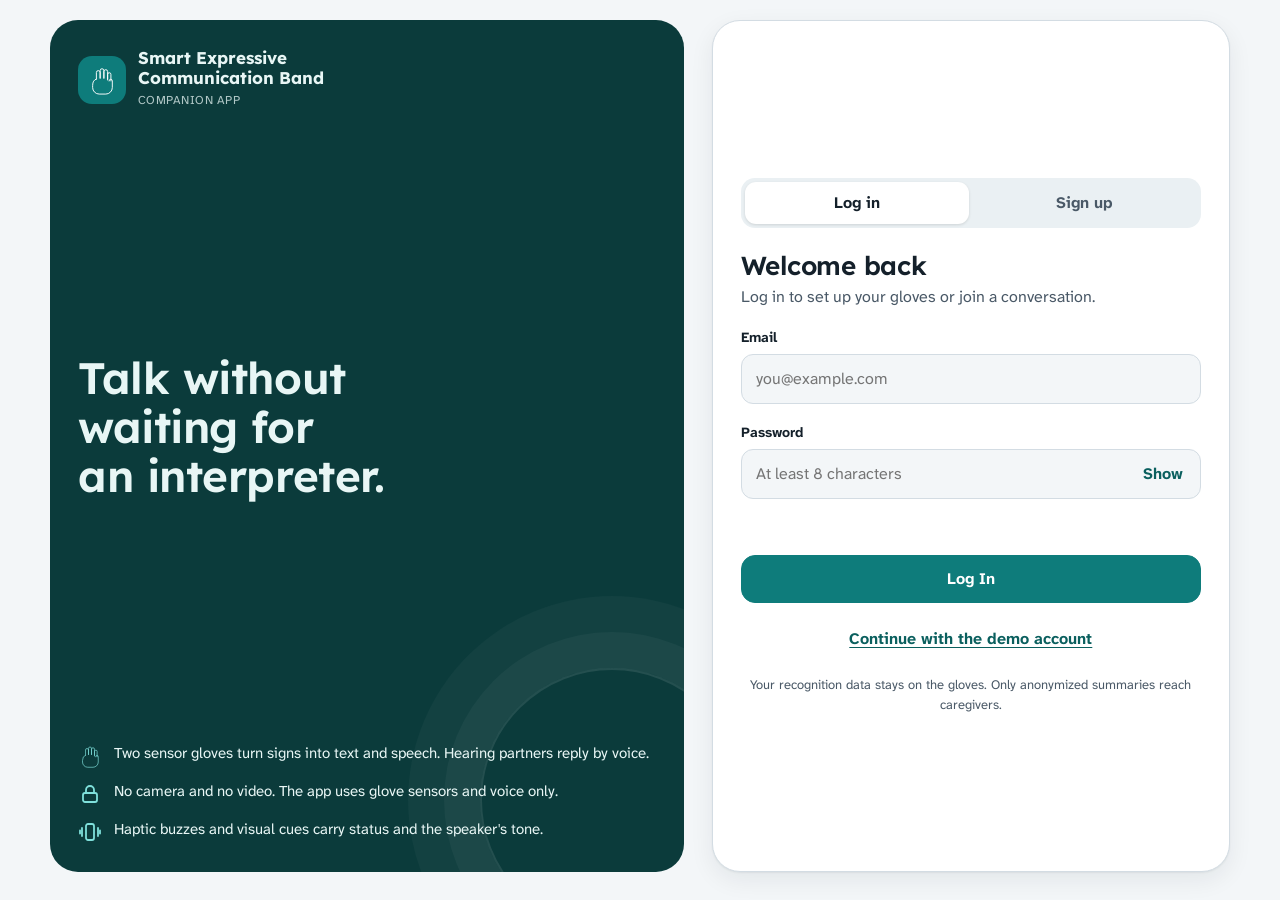
<file: index.html>
<!doctype html>
<html lang="en">
<head>
<meta charset="utf-8">
<meta name="viewport" content="width=device-width,initial-scale=1,viewport-fit=cover">
<title>Smart Expressive Communication Band</title>
<link rel="preconnect" href="https://fonts.googleapis.com">
<link rel="preconnect" href="https://fonts.gstatic.com" crossorigin>
<link rel="stylesheet" href="https://fonts.googleapis.com/css2?family=Atkinson+Hyperlegible+Next:wght@400;500;600;700&family=Lexend:wght@500;600;700&display=swap">
<link rel="stylesheet" href="css/base.css">
<link rel="stylesheet" href="css/login.css">
<link rel="stylesheet" href="css/responsive.css">
</head>
<body>
<div class="page">
<section class="screen wrap enter" id="s-login" aria-labelledby="login-h" tabindex="-1">
  <div class="login">
    <div class="brand-panel">
      <div class="logo"><div class="logo-mark"><svg class="ic"><use href="#i-hand"/></svg></div><div><b>Smart Expressive<br>Communication Band</b><small>COMPANION APP</small></div></div>
      <h1 id="login-h">Talk without waiting for an interpreter.</h1>
      <ul class="facts">
        <li><svg class="ic"><use href="#i-hand"/></svg><span>Two sensor gloves turn signs into text and speech. Hearing partners reply by voice.</span></li>
        <li><svg class="ic"><use href="#i-lock"/></svg><span>No camera and no video. The app uses glove sensors and voice only.</span></li>
        <li><svg class="ic"><use href="#i-vib"/></svg><span>Haptic buzzes and visual cues carry status and the speaker's tone.</span></li>
      </ul>
    </div>
    <form class="form-card" id="login-form" novalidate>
      <div class="tabs" role="tablist" aria-label="Account">
        <button type="button" role="tab" id="tab-in" aria-selected="true">Log in</button>
        <button type="button" role="tab" id="tab-up" aria-selected="false">Sign up</button>
      </div>
      <div><h2 id="form-h" style="font-size:26px">Welcome back</h2><p class="muted" id="form-sub">Log in to set up your gloves or join a conversation.</p></div>
      <div class="field" id="f-name" hidden><label for="in-name">Your name</label><input class="input" id="in-name" autocomplete="name" placeholder="Maria Santos"></div>
      <div class="field"><label for="in-email">Email</label><input class="input" id="in-email" type="email" autocomplete="email" placeholder="you@example.com" inputmode="email"></div>
      <div class="field"><label for="in-pw">Password</label><div class="pw"><input class="input" id="in-pw" type="password" autocomplete="current-password" placeholder="At least 8 characters"><button type="button" id="pw-toggle" aria-label="Show password">Show</button></div></div>
      <p class="err" id="login-err" role="alert"></p>
      <button class="btn primary block" id="login-btn" type="submit">Log In</button>
      <div style="text-align:center"><button class="link" type="button" id="demo-login">Continue with the demo account</button></div>
      <p class="muted" style="font-size:13px;text-align:center">Your recognition data stays on the gloves. Only anonymized summaries reach caregivers.</p>
    </form>
  </div>
</section>
</div>
<script src="js/utils.js"></script>
<script src="js/icons.js"></script>
<script src="js/store.js"></script>
<script src="js/data-service.js"></script>
<script src="js/auth.js"></script>
<script src="js/login.js"></script>
</body>
</html>
</file>
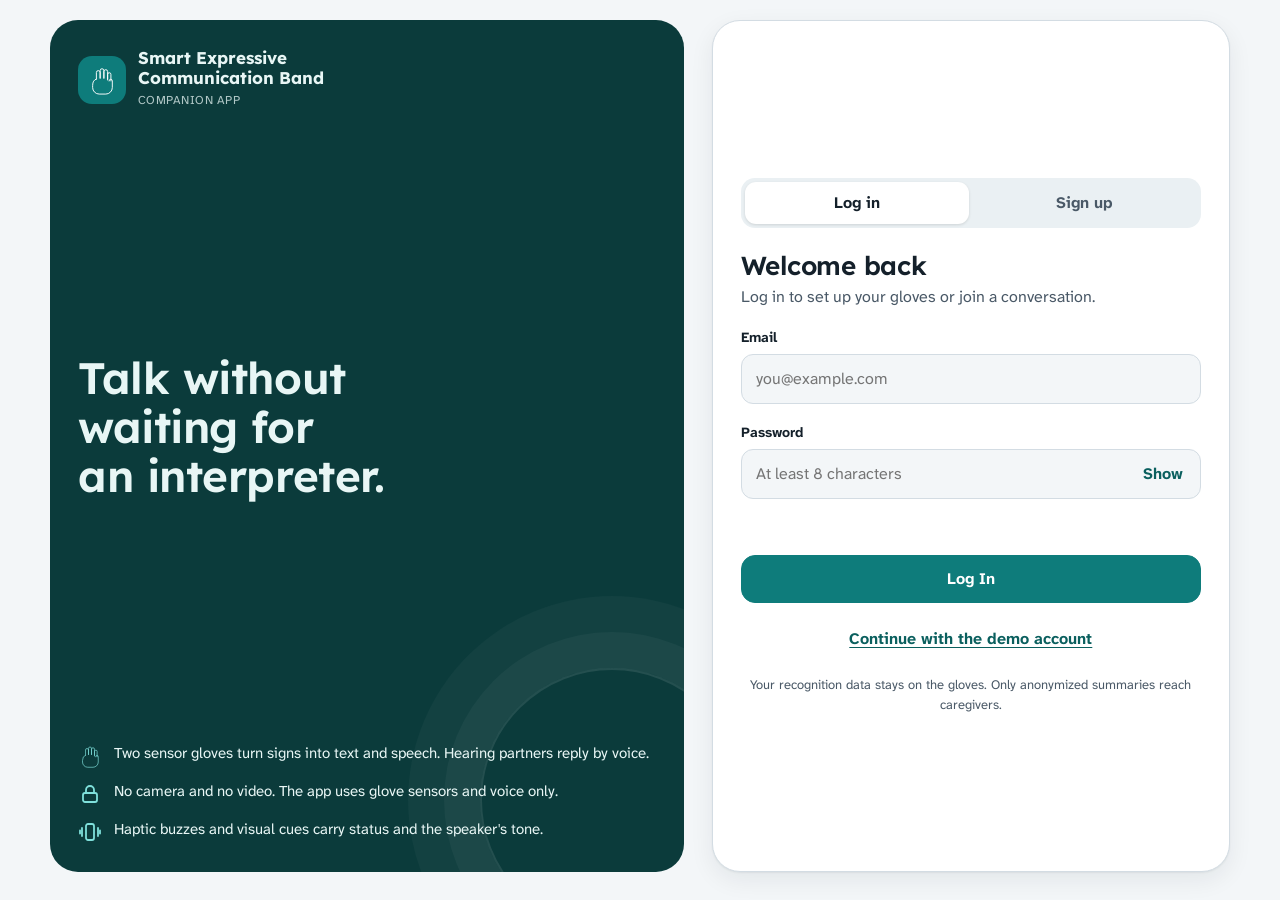
<file: mode.html>
<!doctype html>
<html lang="en">
<head>
<meta charset="utf-8">
<meta name="viewport" content="width=device-width,initial-scale=1,viewport-fit=cover">
<title>Smart Expressive Communication Band · Choose mode</title>
<link rel="preconnect" href="https://fonts.googleapis.com">
<link rel="preconnect" href="https://fonts.gstatic.com" crossorigin>
<link rel="stylesheet" href="https://fonts.googleapis.com/css2?family=Atkinson+Hyperlegible+Next:wght@400;500;600;700&family=Lexend:wght@500;600;700&display=swap">
<link rel="stylesheet" href="css/base.css">
<link rel="stylesheet" href="css/mode.css">
<link rel="stylesheet" href="css/responsive.css">
</head>
<body>
<div class="page">
<section class="screen wrap enter" id="s-mode" aria-labelledby="mode-h" tabindex="-1">
  <div class="top">
    <div class="logo"><div class="logo-mark" style="width:40px;height:40px"><svg class="ic sm" style="width:24px;height:24px"><use href="#i-hand"/></svg></div><b style="font-family:var(--f-display);font-size:15px;line-height:1.2">Communication<br>Band</b></div>
    <div class="row"><button class="btn sm" id="how-m" type="button" aria-label="How to use this app"><span class="hq" aria-hidden="true">?</span><span class="lbl"> How to use</span></button><button class="icon-btn" data-theme-toggle aria-label="Switch light or dark theme"><svg class="ic"><use href="#i-moon"/></svg></button><button class="btn sm" id="logout">Log out</button></div>
  </div>
  <div class="mode-head"><p class="kicker">Step 2 of 2</p><h1 id="mode-h">How will you use the band today?</h1><p class="muted">You can switch at any time from the dashboard.</p></div>
  <div class="modes">
    <button class="mode a" data-mode="signer"><span class="big"><svg class="ic"><use href="#i-hand"/></svg></span><h2>Deaf / Mute Signer Mode</h2><p>Wear the gloves. See your signs as text, send and speak them, and feel your partner's tone as haptic cues.</p><span class="chips"><span class="pill ok">Gloves</span><span class="pill ok">Haptics</span><span class="pill ok">Text + voice out</span></span><span class="go">Open signer dashboard <svg class="ic sm"><use href="#i-arrow"/></svg></span></button>
    <button class="mode b" data-mode="partner"><span class="big"><svg class="ic"><use href="#i-mic"/></svg></span><h2>Hearing Conversation Partner Mode</h2><p>Talk normally. Your speech becomes text for the signer, and their signs come back as text and audio.</p><span class="chips"><span class="pill vio">Speech to text</span><span class="pill vio">Text to speech</span><span class="pill vio">Tone cue</span></span><span class="go">Open partner dashboard <svg class="ic sm"><use href="#i-arrow"/></svg></span></button>
  </div>
</section>
</div>
<script src="js/utils.js"></script>
<script src="js/icons.js"></script>
<script src="js/store.js"></script>
<script src="js/auth.js"></script>
<script src="js/help.js"></script>
<script src="js/mode.js"></script>
</body>
</html>
</file>
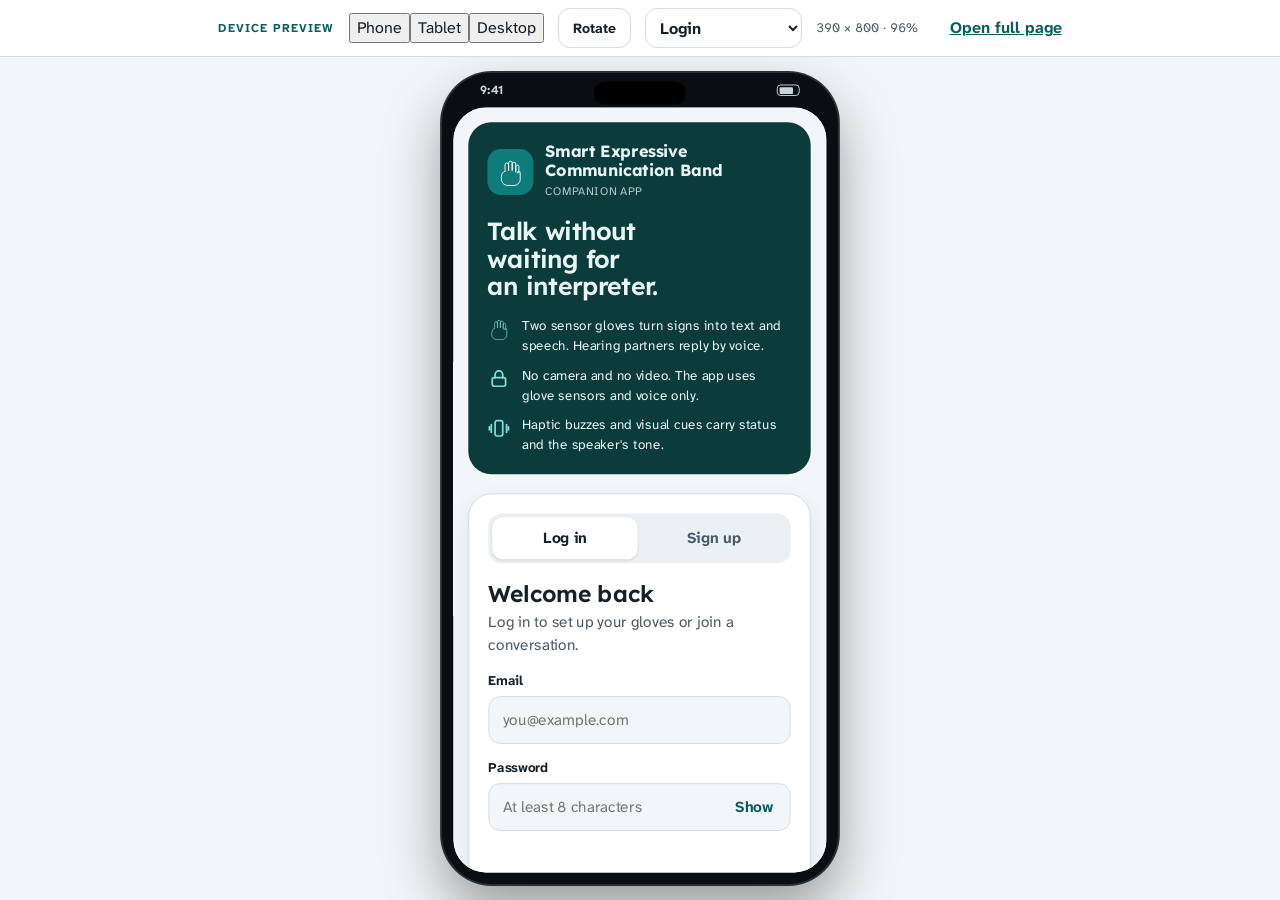
<file: preview.html>
<!doctype html>
<html lang="en">
<head>
<meta charset="utf-8">
<meta name="viewport" content="width=device-width,initial-scale=1">
<title>Device preview · Smart Expressive Communication Band</title>
<link rel="stylesheet" href="https://fonts.googleapis.com/css2?family=Atkinson+Hyperlegible+Next:wght@400;500;600;700&family=Lexend:wght@500;600;700&display=swap">
<link rel="stylesheet" href="css/base.css">
<link rel="stylesheet" href="css/preview.css">
</head>
<body>
<div class="stage">
  <header class="bar">
    <span class="kicker">Device preview</span>
    <div class="seg" role="group" aria-label="Device">
      <button data-dev="phone" aria-pressed="true">Phone</button><button data-dev="tablet" aria-pressed="false">Tablet</button><button data-dev="desktop" aria-pressed="false">Desktop</button>
    </div>
    <button class="btn sm" id="rot">Rotate</button>
    <label class="sr" for="pg">Page</label>
    <select id="pg"><option value="index.html">Login</option><option value="mode.html">Mode selection</option><option value="dashboard.html">Dashboard</option></select>
    <span class="dims" id="dims" aria-live="polite"></span>
    <a href="index.html" target="_blank" rel="noopener">Open full page</a>
  </header>
  <div class="fit" id="fit"><div class="scaler" id="scaler"><div class="device" id="device" data-d="phone" data-o="port">
    <div class="sbar" aria-hidden="true"><span id="sb-time">9:41</span><span class="batt"></span></div>
    <iframe class="vp" id="vp" src="index.html" title="App preview"></iframe>
  </div></div></div>
</div>
<script src="js/preview.js"></script>
</body>
</html>
</file>
<file: css/base.css>
/* base.css: design tokens (light + dark), reset, buttons, pills, shared screen rules, toast */
/* Layout: single-page app shell. Login (split brand/form) -> mode choice -> dashboard (4 tiles left, live conversation right on desktop; stacked on phones). Sheets host each tool. */
:root{
  --bg:#F3F6F8; --surface:#FFFFFF; --surface-2:#EAF0F3; --ink:#14202A; --muted:#4A5967; --line:#D3DCE3;
  --teal:#0E7C7B; --teal-ink:#0A5F5E; --teal-tint:#DFF1F0; --on-teal:#FFFFFF; --deep:#0B3B3B; --on-deep:#E8F6F5;
  --amber:#B85A08; --amber-tint:#FCEBD8; --red:#B4343A; --red-tint:#FBE4E4; --violet:#5B4FC9; --violet-tint:#ECEAFB; --blue:#1F62AE; --blue-tint:#E1EDFA;
  --shadow:0 1px 2px rgba(20,32,42,.06),0 8px 24px rgba(20,32,42,.07);
  --f-display:'Lexend','Atkinson Hyperlegible Next',system-ui,sans-serif;
  --f-body:'Atkinson Hyperlegible Next',system-ui,-apple-system,'Segoe UI',sans-serif;
  --msg-scale:1;
}
@media (prefers-color-scheme: dark){:root:not([data-theme="light"]){
  --bg:#0E161C; --surface:#16212A; --surface-2:#1E2C37; --ink:#EAF1F5; --muted:#A7B6C2; --line:#2C3D4A;
  --teal:#44C7C1; --teal-ink:#86E3DE; --teal-tint:#123A3B; --on-teal:#06201F; --deep:#0A2A2B; --on-deep:#E8F6F5;
  --amber:#F2A458; --amber-tint:#3B2A14; --red:#FF9296; --red-tint:#3F1F22; --violet:#ADA3FF; --violet-tint:#262449; --blue:#7DB6F2; --blue-tint:#15304D;
  --shadow:0 1px 2px rgba(0,0,0,.4),0 8px 24px rgba(0,0,0,.35); color-scheme:dark}}
:root[data-theme="dark"]{
  --bg:#0E161C; --surface:#16212A; --surface-2:#1E2C37; --ink:#EAF1F5; --muted:#A7B6C2; --line:#2C3D4A;
  --teal:#44C7C1; --teal-ink:#86E3DE; --teal-tint:#123A3B; --on-teal:#06201F; --deep:#0A2A2B; --on-deep:#E8F6F5;
  --amber:#F2A458; --amber-tint:#3B2A14; --red:#FF9296; --red-tint:#3F1F22; --violet:#ADA3FF; --violet-tint:#262449; --blue:#7DB6F2; --blue-tint:#15304D;
  --shadow:0 1px 2px rgba(0,0,0,.4),0 8px 24px rgba(0,0,0,.35); color-scheme:dark}

*{box-sizing:border-box}
html,body{min-height:100%}
body{background:var(--bg);color:var(--ink);font:400 16px/1.5 var(--f-body);margin:0;-webkit-font-smoothing:antialiased}
[hidden]{display:none!important}
h1,h2,h3,p{margin:0}
h1,h2,h3{font-family:var(--f-display);font-weight:600;text-wrap:balance;letter-spacing:-.01em}
button,input,select{font:inherit;color:inherit}
button{cursor:pointer}
:focus-visible{outline:3px solid var(--teal);outline-offset:2px;border-radius:8px}
.ic{width:24px;height:24px;fill:none;stroke:currentColor;stroke-width:1.8;stroke-linecap:round;stroke-linejoin:round;flex:none}
.ic.sm{width:18px;height:18px}
.kicker{font-size:12px;font-weight:700;letter-spacing:.09em;text-transform:uppercase;color:var(--teal-ink)}
.muted{color:var(--muted)}
.sr{position:absolute;width:1px;height:1px;overflow:hidden;clip:rect(0 0 0 0);white-space:nowrap}
.wrap{max-width:1180px;margin-inline:auto}

/* buttons */
.btn{min-height:48px;padding:0 20px;border-radius:14px;border:1.5px solid var(--line);background:var(--surface);font-weight:700;display:inline-flex;align-items:center;justify-content:center;gap:8px;transition:transform .12s,background .15s,border-color .15s}
.btn:hover{border-color:var(--teal)}
.btn:active{transform:scale(.97)}
.btn.primary{background:var(--teal);border-color:var(--teal);color:var(--on-teal)}
.btn.primary:hover{filter:brightness(1.07)}
.btn.warn{background:var(--amber-tint);border-color:var(--amber);color:var(--amber)}
.btn.sm{min-height:40px;padding:0 14px;border-radius:12px;font-size:14px}
.btn[disabled]{opacity:.45;cursor:not-allowed;transform:none}
.btn.block{width:100%}
.icon-btn{width:44px;height:44px;border-radius:12px;border:1.5px solid var(--line);background:var(--surface);display:grid;place-items:center}
.icon-btn:hover{border-color:var(--teal)}
.pill{display:inline-flex;align-items:center;gap:6px;font-size:12px;font-weight:700;padding:4px 10px;border-radius:999px;background:var(--surface-2);color:var(--muted);white-space:nowrap}
.pill i{width:8px;height:8px;border-radius:50%;background:currentColor;display:block}
.pill.ok{background:var(--teal-tint);color:var(--teal-ink)}
.pill.warn{background:var(--amber-tint);color:var(--amber)}
.pill.bad{background:var(--red-tint);color:var(--red)}
.pill.vio{background:var(--violet-tint);color:var(--violet)}
.icon-btn{flex:none}
.row>.input{flex:1;min-width:0}
.top .row{flex-wrap:nowrap;flex:none}
.top .logo{min-width:0}
.link.sm{font-size:13px;padding:0 4px}


/* page wrapper: side gutter that also clears a phone's system bars */
.page{min-height:100vh;display:flex;flex-direction:column;padding-left:max(16px,env(safe-area-inset-left,0px));padding-right:max(16px,env(safe-area-inset-right,0px))}

/* shared: logo */
.logo{display:flex;align-items:center;gap:12px}
.logo-mark{width:48px;height:48px;border-radius:14px;background:var(--teal);display:grid;place-items:center;color:var(--on-teal)}
.logo-mark .ic{width:30px;height:30px;stroke-width:2}
.logo b{font-family:var(--f-display);font-size:17px;line-height:1.15;display:block}
.logo small{font-size:12px;opacity:.75;letter-spacing:.04em}
.field{display:grid;gap:6px}
.field label{font-weight:700;font-size:14px}
.input{width:100%;min-height:50px;padding:0 14px;border-radius:12px;border:1.5px solid var(--line);background:var(--bg);font-size:16px}
.input:focus{border-color:var(--teal);outline:3px solid color-mix(in srgb,var(--teal) 30%,transparent);outline-offset:0}
.err{color:var(--red);font-size:14px;min-height:20px;font-weight:600}
.link{background:none;border:0;color:var(--teal-ink);font-weight:700;text-decoration:underline;padding:6px;text-underline-offset:3px}
.row{display:flex;gap:10px;flex-wrap:wrap;align-items:center}
.row.sp{justify-content:space-between}

/* screens */
.screen{flex:1;width:100%;padding-block:20px 28px}
.screen.enter{animation:enter .32s ease backwards}
@keyframes enter{from{opacity:0;transform:translateY(10px)}to{opacity:1;transform:none}}
.screen:focus{outline:none}


.toast{position:fixed;left:50%;bottom:calc(20px + env(safe-area-inset-bottom,0px));transform:translate(-50%,30px);background:var(--ink);color:var(--bg);padding:12px 18px;border-radius:14px;font-weight:700;font-size:14px;opacity:0;transition:.25s;z-index:80;max-width:min(92vw,460px);text-align:center;pointer-events:none}
.toast.show{opacity:1;transform:translate(-50%,0)}
.flash{animation:flash .9s ease}
@keyframes flash{30%{background:var(--amber-tint)}}
/* help */
.tw{position:relative;min-width:0}.tw .tile{width:100%;height:100%}
.qm{position:absolute;top:10px;right:10px;width:36px;height:36px;border-radius:50%;border:1.5px solid var(--line);background:var(--surface);color:var(--teal-ink);font:700 17px/1 var(--f-display);display:grid;place-items:center;cursor:pointer;padding:0;z-index:2}
.qm:hover{background:var(--teal-tint)}
.qm:focus-visible{outline:3px solid var(--focus,#F5B301);outline-offset:2px}
.qm.sm{top:8px;right:8px;width:30px;height:30px;font-size:15px}
.dev .qm{position:static;margin-left:auto;flex:none;width:30px;height:30px;font-size:15px}
.hq{font:700 18px/1 var(--f-display);color:var(--teal-ink)}
.hp-ov{position:fixed;inset:0;z-index:70;background:rgba(8,16,22,.6);display:flex;align-items:flex-end;justify-content:center;animation:fade .2s}
.hp{background:var(--bg);color:var(--ink);width:100%;max-height:92%;border-radius:24px 24px 0 0;display:flex;flex-direction:column;overflow:hidden;box-shadow:0 -10px 40px rgba(0,0,0,.35);animation:rise .3s cubic-bezier(.2,.8,.2,1)}
@media (min-width:600px){.hp-ov{align-items:center;padding:24px}.hp{max-width:540px;border-radius:24px}}
@media (max-width:459px){#how-m .lbl{display:none}#how-m{width:44px;padding:0;justify-content:center}}
.hp-h{display:flex;justify-content:space-between;align-items:flex-start;gap:12px;padding:18px 18px 12px;background:var(--surface);border-bottom:1px solid var(--line)}
.hp-h h2{font-size:21px;line-height:1.25;margin:0}
.hp-k{margin:0 0 2px;font-size:12px;font-weight:700;letter-spacing:.09em;text-transform:uppercase;color:var(--teal-ink)}
.hp-x{width:44px;height:44px;border-radius:14px;border:1.5px solid var(--line);background:var(--bg);color:var(--ink);display:grid;place-items:center;cursor:pointer;flex:none}
.hp-x:focus-visible,.hp .btn:focus-visible{outline:3px solid var(--focus,#F5B301);outline-offset:2px}
.hp-b{overflow:auto;padding:16px 18px calc(20px + env(safe-area-inset-bottom,0px));display:grid;gap:14px;align-content:start}
.hp-b h3{font-size:15px;margin:0 0 4px;color:var(--teal-ink)}
.hp-b p{margin:0;line-height:1.5}.hp-b section p{font-size:15.5px}
.hp-o{margin:0;padding-left:22px;display:grid;gap:7px;line-height:1.45;font-size:15px}
.hp-n{display:flex;gap:10px;align-items:flex-start;background:var(--surface-2);padding:12px 14px;border-radius:14px;font-size:14px;color:var(--muted)}
.hp-f{display:flex;gap:10px;flex-wrap:wrap;justify-content:flex-end;align-items:center;margin-top:4px}
.hp-f .btn{min-height:46px}
.hp-f .btn.link{background:none;border:0;text-decoration:underline;margin-right:auto}
.hp-st{font-size:22px!important;color:var(--ink)!important;margin:0!important}
.hp-c{display:grid;gap:12px;font-size:15.5px;line-height:1.5}.hp-c ul{margin:0;padding-left:20px;display:grid;gap:8px}
.hp-two{display:grid;gap:10px}@media (min-width:480px){.hp-two{grid-template-columns:1fr 1fr}}
.hp-two>div{background:var(--surface);border:1px solid var(--line);border-radius:16px;padding:12px;display:grid;gap:4px;align-content:start}
.hp-two span{color:var(--muted);font-size:14.5px;line-height:1.5}
.hp-dots{display:flex;gap:6px}.hp-dots i{flex:1;height:6px;border-radius:99px;background:var(--line)}.hp-dots i.d,.hp-dots i.c{background:var(--teal)}.hp-dots i.c{opacity:.6}
.hp-chk{display:flex;gap:10px;align-items:flex-start;font-size:14.5px;line-height:1.4;cursor:pointer}
.hp-chk input{width:22px;height:22px;flex:none;accent-color:var(--teal)}
.hp-q{display:inline-grid;place-items:center;width:22px;height:22px;border-radius:50%;background:var(--teal);color:#fff;font-weight:700;font-size:13px}
.btn.q-btn{gap:6px}

@media(prefers-reduced-motion:reduce){*,*::before,*::after{animation-duration:.01ms!important;animation-iteration-count:1!important;transition-duration:.01ms!important}}
</file>
<file: css/login.css>
/* login.css: Screen 1, log in / sign up */
/* login */
.login{display:grid;gap:20px;align-items:stretch;flex:1}
@media (min-width:880px){.login{grid-template-columns:1.1fr .9fr;gap:28px}}
.brand-panel{background:var(--deep);color:var(--on-deep);border-radius:28px;padding:28px;display:flex;flex-direction:column;gap:24px;justify-content:space-between;position:relative;overflow:hidden}
.brand-panel::after{content:"";position:absolute;right:-60px;bottom:-60px;width:260px;height:260px;border-radius:50%;border:2px solid rgba(255,255,255,.1);box-shadow:0 0 0 36px rgba(255,255,255,.04),0 0 0 72px rgba(255,255,255,.03);pointer-events:none}
.brand-panel h1{font-size:clamp(28px,4.4vw,44px);line-height:1.12;max-width:15ch}
.facts{list-style:none;margin:0;padding:0;display:grid;gap:12px;position:relative;z-index:1}
.facts li{display:flex;gap:12px;align-items:flex-start;font-size:15px}
.facts .ic{margin-top:2px;color:#7FE0DB}
.form-card{background:var(--surface);border-radius:28px;padding:28px;box-shadow:var(--shadow);display:flex;flex-direction:column;justify-content:center;gap:18px;border:1px solid var(--line)}
.tabs{display:grid;grid-template-columns:1fr 1fr;background:var(--surface-2);padding:4px;border-radius:14px;gap:4px}
.tabs button{min-height:42px;border:0;border-radius:11px;background:transparent;font-weight:700;color:var(--muted)}
.tabs button[aria-selected="true"]{background:var(--surface);color:var(--ink);box-shadow:0 1px 3px rgba(0,0,0,.12)}
.pw{position:relative}.pw .input{padding-right:76px}
.pw button{position:absolute;right:6px;top:6px;height:38px;padding:0 12px;border:0;background:transparent;font-weight:700;color:var(--teal-ink);border-radius:10px}


#s-login{display:flex;flex-direction:column}
</file>
<file: css/responsive.css>
/* responsive.css: phone-width refinements. Load this LAST so it overrides the page styles. */
/* ===== phone ===== */
/* Phone-width refinements (container <= 480px). Same design, tighter spacing, 44px tap targets, nothing wider than the screen. */
@media (max-width:480px){
  .screen{padding-block:16px 24px}
  .top{margin-bottom:16px}
  .brand-panel{padding:20px;gap:16px;border-radius:24px}
  .brand-panel::after{display:none}
  .brand-panel h1{font-size:26px}
  .facts{gap:10px}.facts li{font-size:14px}
  .form-card{padding:20px;border-radius:24px;gap:14px}
  .form-card h2{font-size:24px!important}
  .mode-head{margin:4px auto 20px}
  .mode{padding:20px;min-height:0;border-radius:22px;gap:12px}
  .mode h2{font-size:21px}
  .mode .big{width:56px;height:56px;border-radius:18px}
  .tile{min-height:0;padding:14px;border-radius:20px}
  .tile h3{font-size:16px}
  .tile .pill{padding:4px 8px;font-size:11.5px}
  .dev{padding:10px}
  .card{padding:12px;border-radius:16px}
  .cta-row.stack .btn{min-width:170px}
  .seg button,.link,.btn.sm,.switch,.icon-btn,.tabs button{min-height:44px}
  .link.sm{margin-block:-12px}
  .icon-btn{width:44px}
  .pw button{height:44px;top:3px}
  .sh-head{padding-top:14px}
  .sh-body{gap:14px}
  .kpi b{font-size:24px}
  .hb{grid-template-columns:84px 1fr 40px}
  select.input{font-size:16px}
}
@media (max-width:640px){
  .live{position:fixed;inset:0;z-index:45;border:0;border-radius:0;box-shadow:none;display:none;padding-top:env(safe-area-inset-top,0px);background:var(--surface)}
  .live.open{display:flex;animation:rise .28s cubic-bezier(.2,.8,.2,1) backwards}
  .chat-back{display:grid}
  .chat-log{max-height:none;min-height:0}
  .convo-entry{display:flex}
  .compose{padding-left:max(12px,env(safe-area-inset-left,0px));padding-right:max(12px,env(safe-area-inset-right,0px))}
}
/* ===== end phone ===== */
</file>
<file: css/mode.css>
/* mode.css: Screen 2, role / mode selection */
/* mode */
.top{display:flex;align-items:center;justify-content:space-between;gap:12px;margin-bottom:24px}
.mode-head{max-width:720px;margin:12px auto 28px;text-align:center;display:grid;gap:10px}
.mode-head h1{font-size:clamp(26px,4vw,38px)}
.modes{display:grid;gap:16px;grid-template-columns:1fr;max-width:980px;margin-inline:auto}
@media (min-width:760px){.modes{grid-template-columns:1fr 1fr}}
.mode{text-align:left;background:var(--surface);border:2px solid var(--line);border-radius:26px;padding:26px;display:grid;gap:14px;transition:transform .18s,border-color .18s,box-shadow .18s;min-height:260px;align-content:start}
.mode:hover{border-color:var(--teal);transform:translateY(-3px);box-shadow:var(--shadow)}
.mode:active{transform:scale(.99)}
.mode .big{width:64px;height:64px;border-radius:20px;display:grid;place-items:center;background:var(--teal-tint);color:var(--teal-ink)}
.mode.b .big{background:var(--violet-tint);color:var(--violet)}
.mode .big .ic{width:36px;height:36px}
.mode h2{font-size:24px}
.mode p{color:var(--muted)}
.chips{display:flex;flex-wrap:wrap;gap:8px}
.go{display:inline-flex;align-items:center;gap:6px;font-weight:700;color:var(--teal-ink);margin-top:auto}
</file>
<file: css/preview.css>
/* preview.css: device-frame viewer. The app pages load inside an iframe, so media queries respond to the frame size. */
html,body{height:100%}
body{margin:0}
.stage{height:100%;display:flex;flex-direction:column}
.bar{display:flex;align-items:center;justify-content:center;gap:14px;flex-wrap:wrap;padding:8px 16px;background:var(--surface);border-bottom:1px solid var(--line)}
.bar select{min-height:40px;border-radius:12px;border:1.5px solid var(--line);background:var(--surface);padding:0 10px;font-weight:700}
.bar .dims{font-size:13px;color:var(--muted);font-variant-numeric:tabular-nums;min-width:120px}
.bar a{font-weight:700;color:var(--teal-ink)}
.fit{flex:1;min-height:0;display:flex;justify-content:center;align-items:flex-start;padding:16px;overflow:auto}
.scaler{flex:none;position:relative}
.device{position:absolute;left:0;top:0;transform-origin:0 0;display:flex;flex-direction:column;background:#0A0E12}
.device[data-d="phone"]{border-radius:52px;padding:0 12px 12px;box-shadow:0 0 0 2px #27313a,0 28px 60px rgba(0,0,0,.38)}
.device[data-d="phone"][data-o="land"]{padding-top:12px}
.device[data-d="tablet"]{border-radius:34px;padding:16px;box-shadow:0 0 0 2px #27313a,0 28px 60px rgba(0,0,0,.38)}
.device[data-d="desktop"]{border-radius:18px;padding:10px 10px 26px;box-shadow:0 0 0 2px #27313a,0 28px 60px rgba(0,0,0,.38)}
.sbar{height:36px;flex:none;background:#0A0E12;border-radius:50px 50px 0 0;display:flex;align-items:center;justify-content:space-between;padding:0 28px;color:#C9D4DC;font-size:13px;font-weight:700;position:relative}
.sbar::after{content:"";position:absolute;left:50%;top:9px;width:96px;height:24px;border-radius:14px;background:#000;transform:translateX(-50%)}
.device:not([data-d="phone"]) .sbar,.device[data-o="land"] .sbar{display:none}
.batt{display:inline-block;width:24px;height:12px;border:1.5px solid #C9D4DC;border-radius:4px;position:relative;vertical-align:middle}
.batt::after{content:"";position:absolute;inset:1.5px 6px 1.5px 1.5px;background:#C9D4DC;border-radius:1px}
.vp{display:block;border:0;background:var(--bg)}
.device[data-d="phone"] .vp{border-radius:34px}
.device[data-d="tablet"] .vp{border-radius:18px}
.device[data-d="desktop"] .vp{border-radius:8px}
</file>
